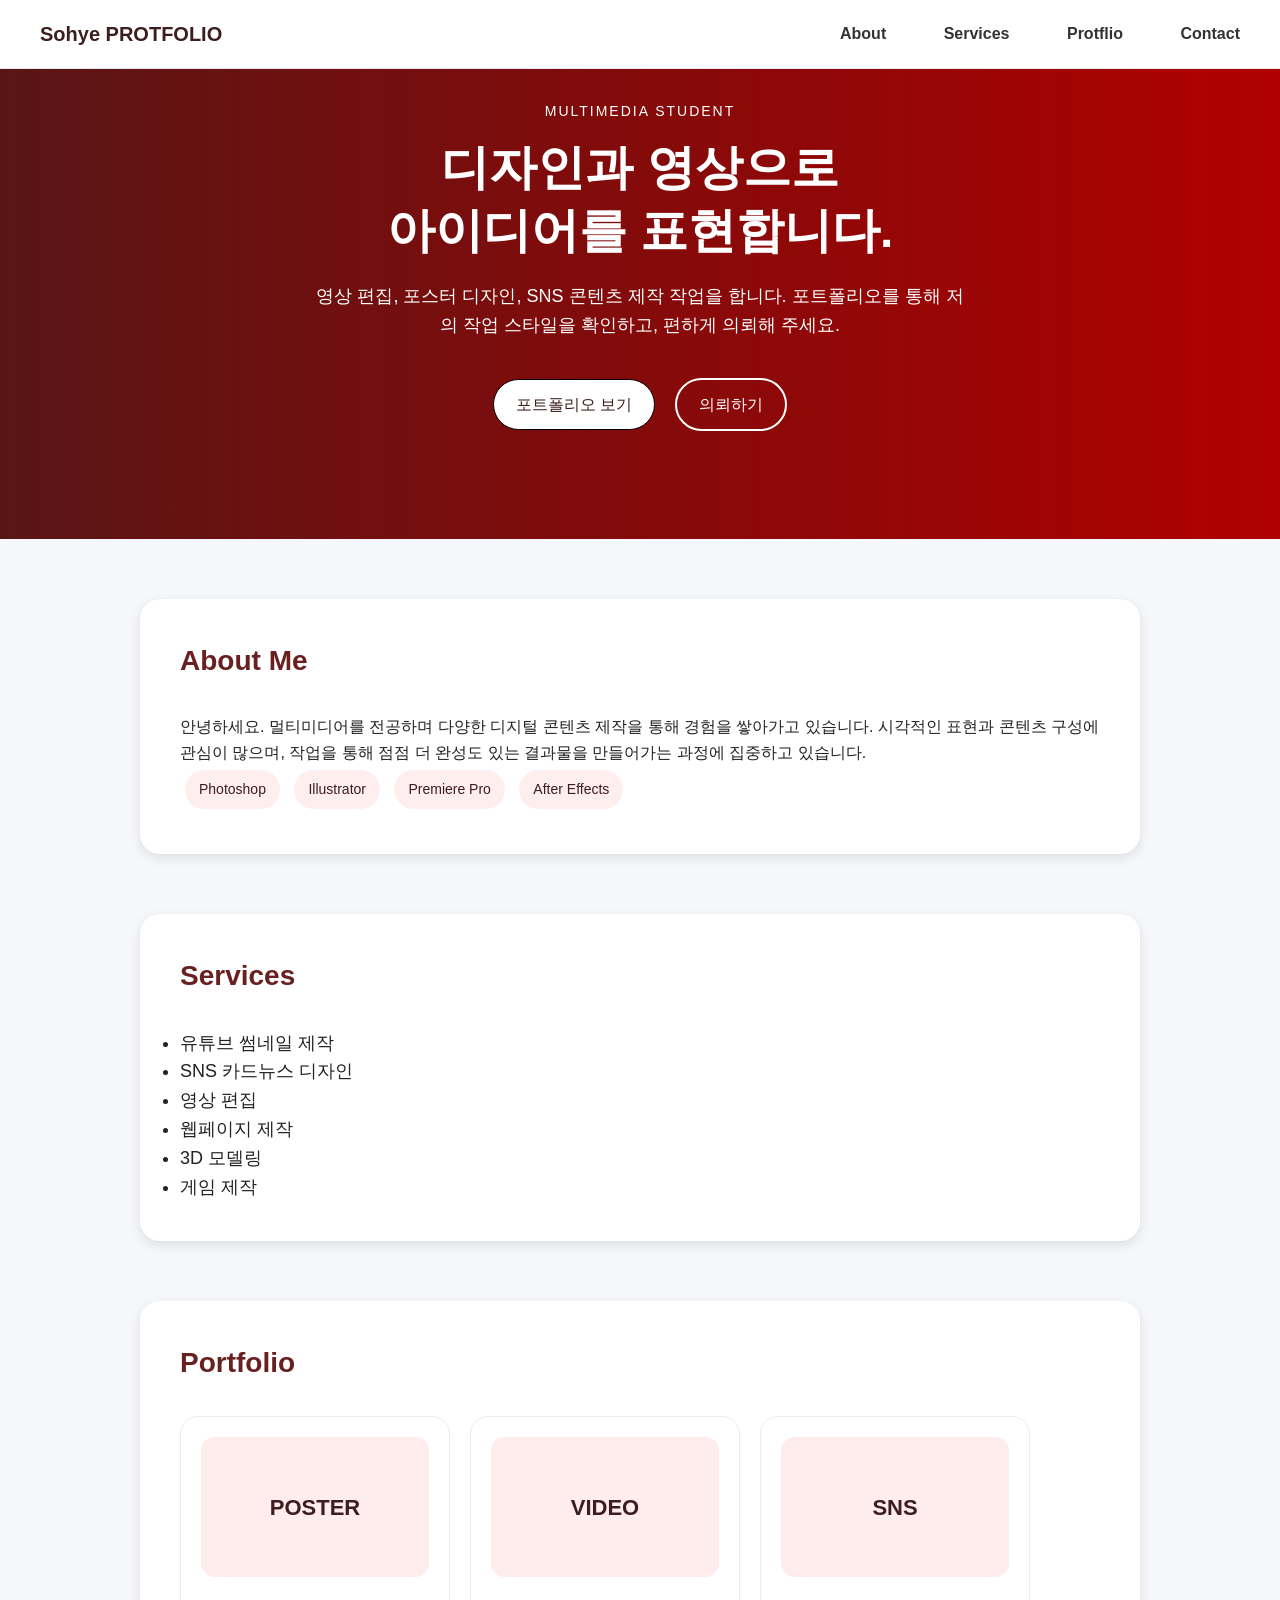
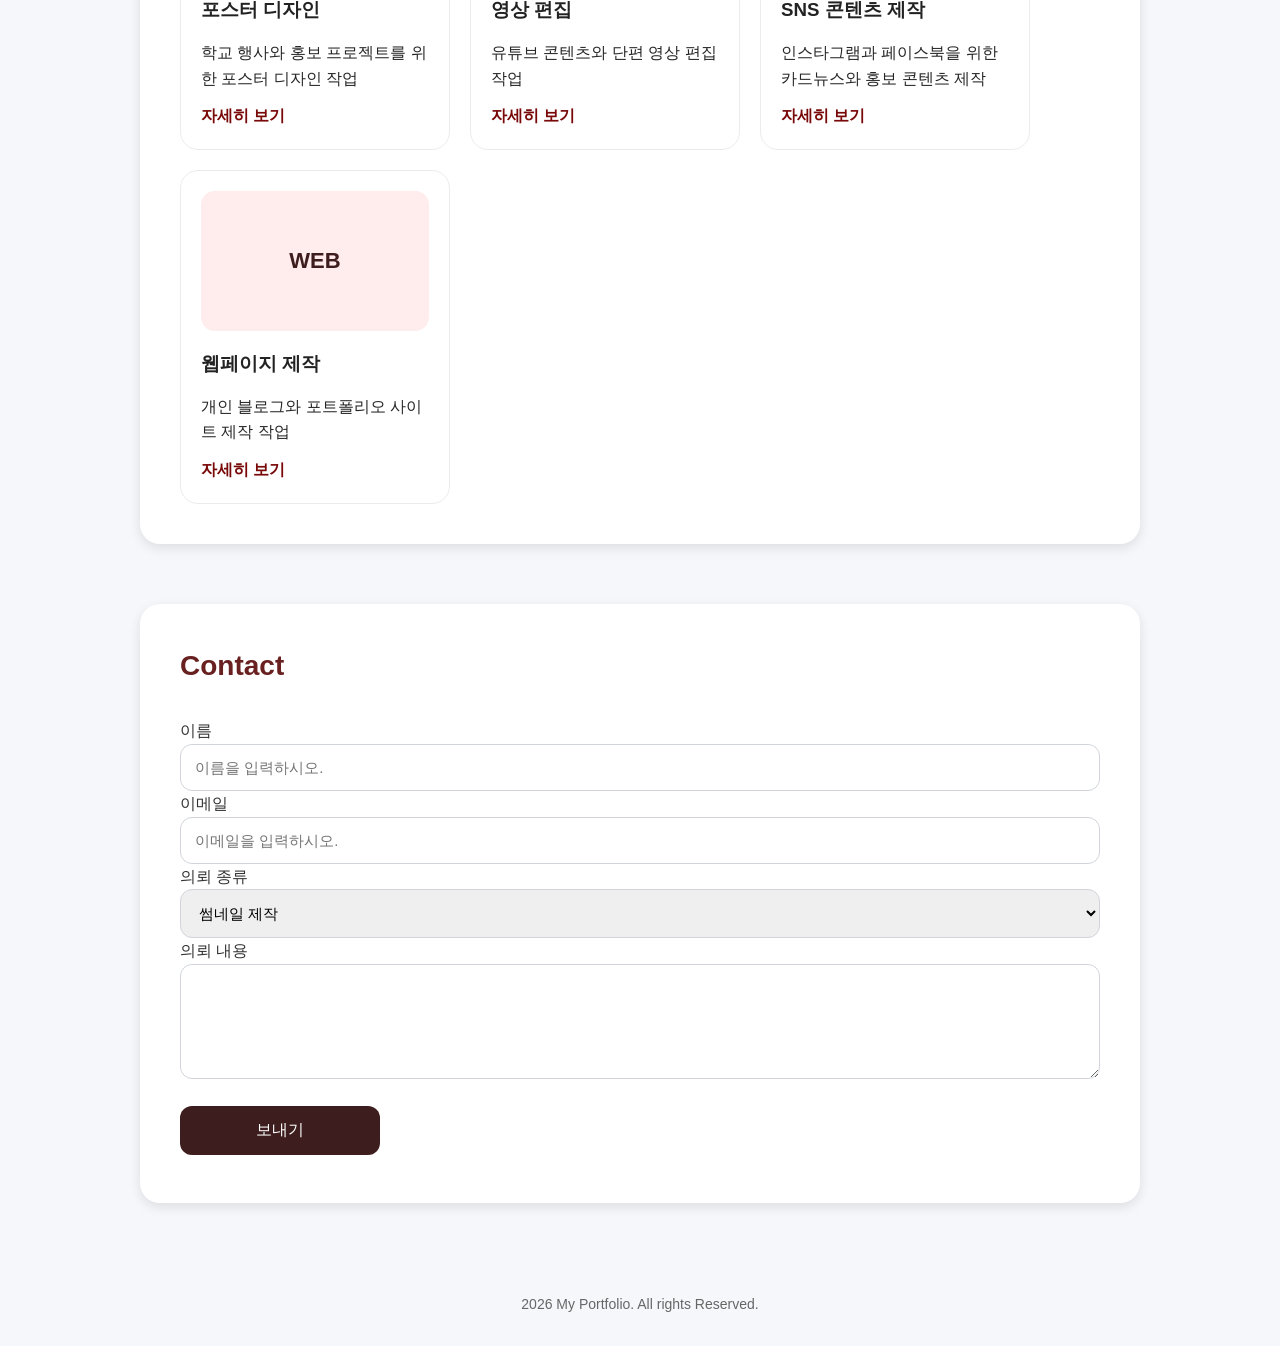
<file: index.html>
<!DOCTYPE html>
<html lang="en">
<head>
    <meta charset="UTF-8">
    <meta name="viewport" content="width=device-width, initial-scale=1.0">
    <title> Sohye Protflio</title>
    <link rel="stylesheet" href="style.css">
</head>
<body>
    <nav>
    <div class="logo">Sohye PROTFOLIO</div>
    <ul>
        <li><a href="#about">About</a></li>
        <li><a href="#service">Services</a></li>
        <li><a href="#portfolio">Protflio</a></li>
        <li><a href="#contact">Contact</a></li>
    </ul>
</nav>

<header class="hero">
    <div class="hero-text">
        <p class="small-title">MULTIMEDIA STUDENT</p>
        <h1>디자인과 영상으로<br> 아이디어를 표현합니다.</h1>
        <p class="hero-description">영상 편집, 포스터 디자인, SNS 콘텐츠 제작 작업을 합니다. 포트폴리오를 통해 저의 작업 스타일을 확인하고, 편하게 의뢰해 주세요.</p>

        <div>
            <a href="#" class="btn first">포트폴리오 보기</a>
            <a href="#" class="btn second">의뢰하기</a>
        </div>
    </div>
</header>

    <section id="about">
        <h2>About Me</h2>
        <p>안녕하세요. 멀티미디어를 전공하며 다양한 디지털 콘텐츠 제작을 통해 경험을 쌓아가고 있습니다.  
           시각적인 표현과 콘텐츠 구성에 관심이 많으며, 작업을 통해 점점 더 완성도 있는 결과물을 만들어가는 과정에 집중하고 있습니다.
        </p>

        <div class="skills">
            <span>Photoshop</span>
            <span>Illustrator</span>
            <span>Premiere Pro</span>
            <span>After Effects</span>
        </div>

    </section>

    <section id="service">
        <h2>Services</h2>
        <ul>
            <li>유튜브 썸네일 제작</li>
            <li>SNS 카드뉴스 디자인</li>
            <li>영상 편집</li>
            <li>웹페이지 제작</li>
            <li>3D 모델링</li>
            <li>게임 제작</li>
        </ul>

    </section>

    <section id="portfolio">
        <h2>Portfolio</h2>

          <div class="protfolio-grid">
            <div class="card">
                  <div class="card-image">POSTER</div>
                  <h3>포스터 디자인</h3>
                  <p>학교 행사와 홍보 프로젝트를 위한 포스터 디자인 작업</p>
                  <a href="poster.html" target="_blank">자세히 보기</a>
            </div>

             <div class="card">
                  <div class="card-image">VIDEO</div>
                  <h3>영상 편집</h3>
                  <p>유튜브 콘텐츠와 단편 영상 편집 작업</p>
                  <a href="video.html" target="_blank">자세히 보기</a>
            </div>

             <div class="card">
                   <div class="card-image">SNS</div>
                   <h3>SNS 콘텐츠 제작</h3>
                   <p>인스타그램과 페이스북을 위한 카드뉴스와 홍보 콘텐츠 제작</p>
                   <a href="sns.html" target="_blank">자세히 보기</a>
            </div>

            <div class="card">
                   <div class="card-image">WEB</div>
                   <h3>웹페이지 제작</h3>
                   <p>개인 블로그와 포트폴리오 사이트 제작 작업</p>
                   <a href="web.html" target="_blank">자세히 보기</a>
            </div>

          </div>

    </section>

    <section id="contact">
        <h2>Contact</h2>

        <form class="contact-form">
            <label for="name">이름</label>
            <input type="text" name="name" placeholder="이름을 입력하시오.">

            <label>이메일</label>
            <input type="email" name="email" placeholder="이메일을 입력하시오.">

            <label>의뢰 종류</label>
            <select name="type">
                <option>썸네일 제작</option>
                <option>포스터 디자인</option>
                <option>영상 편집</option>
                <option>웹페이지 제작</option>
            </select>

            <label>의뢰 내용</label>
            <textarea name="message" placeholder="의뢰할 내용을 입력하세요." rows="5">
            </textarea>

            <input type="submit" value="보내기">
        </form>

    </section>

<footer>
    <p> 2026 My Portfolio. All rights Reserved.</p>
</footer>


</body>
</html>
</file>
<file: style.css>
*{
    box-sizing: border-box;
    margin: 0;
    padding: 0;
    font-family: Arial, sans-serif;
}

body{
    background-color: #f5f7fb;
    color: #222;
    line-height: 1.6;
}

nav {
    background-color: white;
    border-bottom: 1px solid #e5e7ed;
    padding: 18px 40px;
    display: flex;
    justify-content: space-between;
    align-items: center;
    position: fixed;
    width: 100%;
    top: 0;
    left: 0;
    z-index: 1000;
}

nav ul {
    list-style: none;
    display: flex;
    justify-content: space-between;
    width: 400px;
    gap: 20px;
}

nav ul li a{
    text-decoration: none;
    color: #333;
    font-weight: bold;
}

nav ul li a:hover{
    color: #7c3ead;
}

.logo {
    font-size: 20px;
    font-weight: bold;
    color: rgb(61, 29, 29);
}

.hero{
    background: linear-gradient(to right, #591515, #B00000);
    color: white;
    padding: 100px 20px;
    text-align: center;
    animation: fadeUP 1s ease-out;
}

.small-title{
    font-size: 14px;
    letter-spacing: 2px;
    margin-bottom: 15px;
}

.hero h1{
    font-size: 48px;
    margin-bottom: 20px;
    line-height: 1.3;
}

.hero-description{
    font-size: 18px;
    width: 650px;
    margin: 0 auto 30px auto;
}

.btn {
    display: inline-block;
    padding: 12px 22px;
    border: 1px solid black;
    border-radius: 30px;
    text-decoration: none;
    margin: 8px;
}

.first{
    background-color: white;
    color: rgb(61, 29, 29);
}

.first:hover {
    background-color: white;
}

.second{
    border: 2px solid white;
    color: white;
}

.second:hover {
    background-color: white;
    color:  rgb(61, 29, 29);
}

body {
    background-color: #f5f7fb;
    color: #222;
    line-height: 1.6;
}

section {
    background-color: white;
    width: 1000px;
    margin: 60px auto;
    padding: 40px;
    border-radius: 20px;
    box-shadow: rgba(0, 0, 0, 0.1) 0px 4px 12px;
}

section h2 {
    font-size: 28px;
    margin-bottom: 30px;
    color: rgb(104, 32, 32);
}

.skills span {
    display: inline-block;
    background-color: rgba(255, 236, 236, 0.858);
    padding: 8px 14px;
    border-radius: 20px;
    margin: 5px;
    font-size: 14px;
    color: rgb(61, 29, 29);
}

#service ul{
    font-size: 18px;
}

footer{
    text-align: center;
    padding: 30px 20px;
    color: #666;
    font-size: 14px;
}

.card {
    width: 270px;
    border: 1px solid #ececec;
    border-radius: 18px;
    padding: 20px;
    transition: box-shadow 0.3s, translate(0, -8px);
}

.card:hover{
    box-shadow: 0 10px 24px rgba(0,0,0,0.12);
    transform: translate(0, -8px);
}

.card h3 {
    color: #222;
    margin-bottom: 15px;
}

.card p {
    color: #262626;
    margin-bottom: 12px;
}

.card a {
    color: #790909;
    text-decoration: none;
    font-weight: bold;
}

.card a:hover {
    text-decoration: underline;
}

.card-image {
    color: rgb(61, 29, 29);
    height: 140px;
    background-color: #ffecec;
    border-radius: 14px;
    font-size: 22px;
    font-weight: bold;
    display: flex;
    justify-content: center;
    align-items: center;
    margin-bottom: 18px;
} 

.protfolio-grid {
    display: flex;
    gap: 20px;
    flex-wrap: wrap;
}

.contact-form {
display: block;
margin-top: 16px;
margin-bottom: 8px;
color: #333;
font-size: bold;
}

.contact-form input, 
.contact-form select, 
.contact-form textarea{
    width: 100%;
    padding: 14px;
    border: 1px solid #d1d5db;
    border-radius: 12px;
    font-size: 15px;
}

.contact-form input[type="submit"] {
    margin-top: 20px;
    background-color:  rgb(61, 29, 29);
    color: white;
    width: 200px;
    font-size: 16px;
    border: none;
    padding: 14px 24px;
    transition: background-color 0.3s, translate(0,-4px);
}

.contact-form input[type="submit"]:hover {
    background-color: rgb(160, 34, 34);
    transform: translate(0,-4px);
}

@keyframes fadeUP {
    from{
        opacity: 0;
        transform: translate(0, 25px);
    }
    to{
        opacity: 1;
        transform: translate(0, 0);
    }
}
</file>
